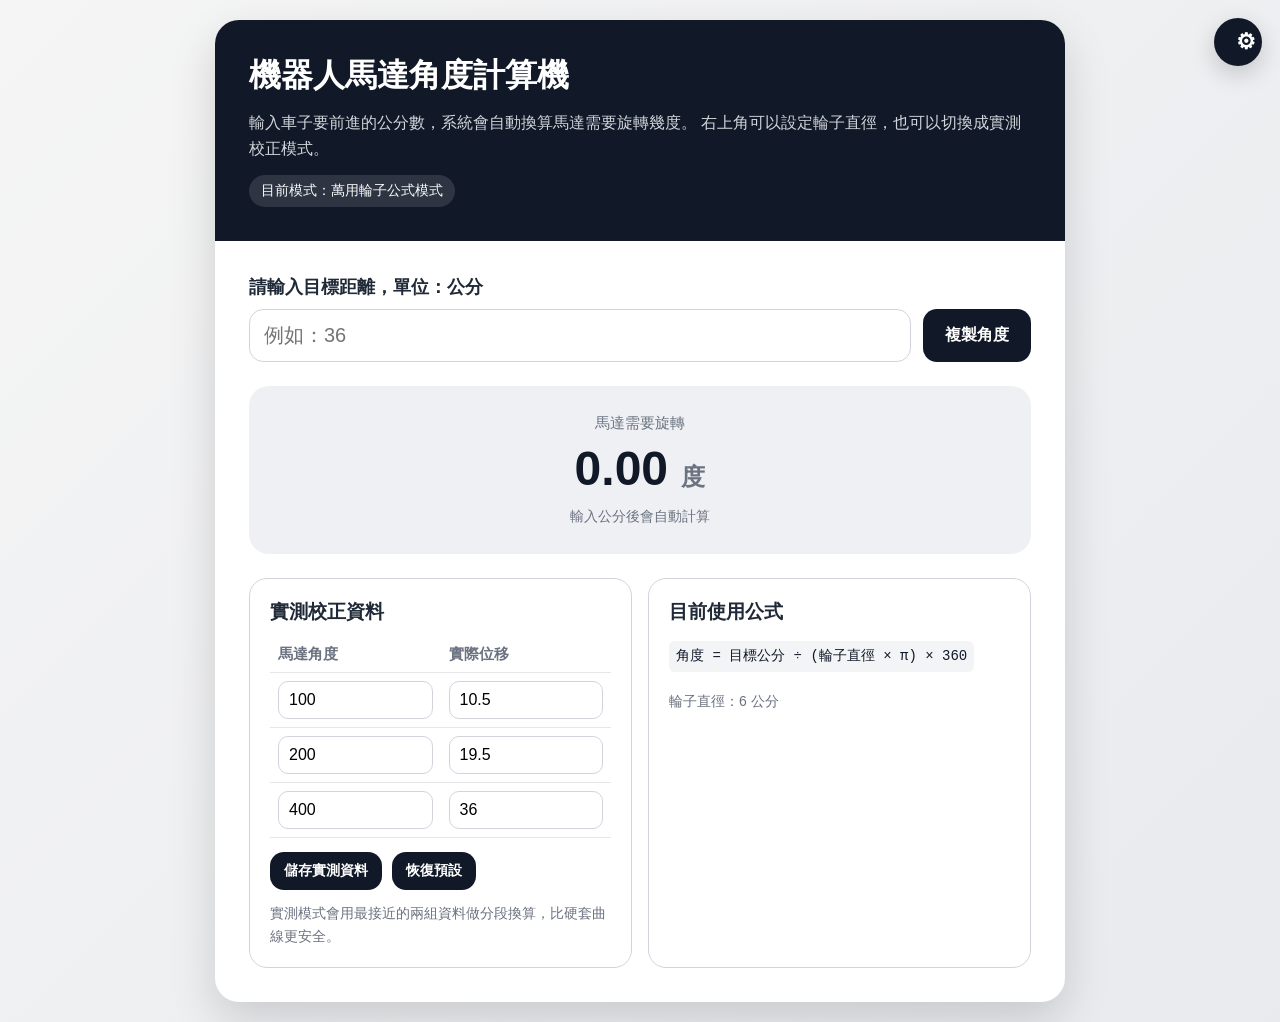
<file: index.html>
<!DOCTYPE html>
<html lang="zh-Hant">
<head>
  <meta charset="UTF-8" />
  <meta name="viewport" content="width=device-width, initial-scale=1.0" />
  <title>機器人馬達角度計算機</title>
  <link rel="stylesheet" href="style.css" />
</head>

<body>
  <button class="settings-btn" id="settingsBtn" title="設定">⚙</button>

  <aside class="settings-panel" id="settingsPanel">
    <h2>設定</h2>

    <div class="setting-group">
      <label for="modeSelect">計算模式</label>
      <select id="modeSelect">
        <option value="physics">萬用輪子公式模式</option>
        <option value="calibration">實測校正模式</option>
      </select>
      <div class="setting-desc">
        萬用模式只需要輪子直徑；實測模式會使用下方的實測資料。
      </div>
    </div>

    <div class="setting-group">
      <label for="wheelDiameterInput">輪子直徑，單位：公分</label>
      <input id="wheelDiameterInput" type="number" step="0.01" min="0.01" value="6" />
      <div class="setting-desc">
        量輪子從左邊到右邊的寬度，不是半徑。
      </div>
    </div>

    <div class="setting-actions">
      <button id="saveSettingsBtn">儲存</button>
      <button id="resetSettingsBtn">重設</button>
    </div>
  </aside>

  <main class="container">
    <section class="header">
      <h1>機器人馬達角度計算機</h1>
      <p>
        輸入車子要前進的公分數，系統會自動換算馬達需要旋轉幾度。
        右上角可以設定輪子直徑，也可以切換成實測校正模式。
      </p>
      <div class="mode-badge" id="modeBadge">目前模式：萬用輪子公式模式</div>
    </section>

    <section class="content">
      <label for="targetCmInput">請輸入目標距離，單位：公分</label>

      <div class="input-row">
        <input id="targetCmInput" type="number" step="0.01" min="0" placeholder="例如：36" />
        <button id="copyDegreesBtn">複製角度</button>
      </div>

      <div class="result">
        <div class="result-title">馬達需要旋轉</div>
        <div class="degree" id="degreeOutput">0.00 <span>度</span></div>
        <div class="note" id="copyNote">輸入公分後會自動計算</div>
        <div class="warning" id="warningBox"></div>
      </div>

      <div class="grid">
        <div class="box">
          <h3>實測校正資料</h3>

          <table>
            <thead>
              <tr>
                <th>馬達角度</th>
                <th>實際位移</th>
              </tr>
            </thead>

            <tbody>
              <tr>
                <td><input class="cal-input angle-input" type="number" step="0.01" value="100" /></td>
                <td><input class="cal-input distance-input" type="number" step="0.01" value="10.5" /></td>
              </tr>

              <tr>
                <td><input class="cal-input angle-input" type="number" step="0.01" value="200" /></td>
                <td><input class="cal-input distance-input" type="number" step="0.01" value="19.5" /></td>
              </tr>

              <tr>
                <td><input class="cal-input angle-input" type="number" step="0.01" value="400" /></td>
                <td><input class="cal-input distance-input" type="number" step="0.01" value="36" /></td>
              </tr>
            </tbody>
          </table>

          <div class="mini-buttons">
            <button id="saveCalibrationBtn">儲存實測資料</button>
            <button id="resetCalibrationBtn">恢復預設</button>
          </div>

          <p class="small-text">
            實測模式會用最接近的兩組資料做分段換算，比硬套曲線更安全。
          </p>
        </div>

        <div class="box">
          <h3>目前使用公式</h3>

          <p class="formula-text">
            <code id="formulaOutput">角度 = 目標公分 ÷ (輪子直徑 × π) × 360</code>
          </p>

          <p id="detailOutput" class="detail-text">
            輪子直徑：6 公分
          </p>
        </div>
      </div>
    </section>
  </main>

  <script src="script.js"></script>
</body>
</html>
</file>
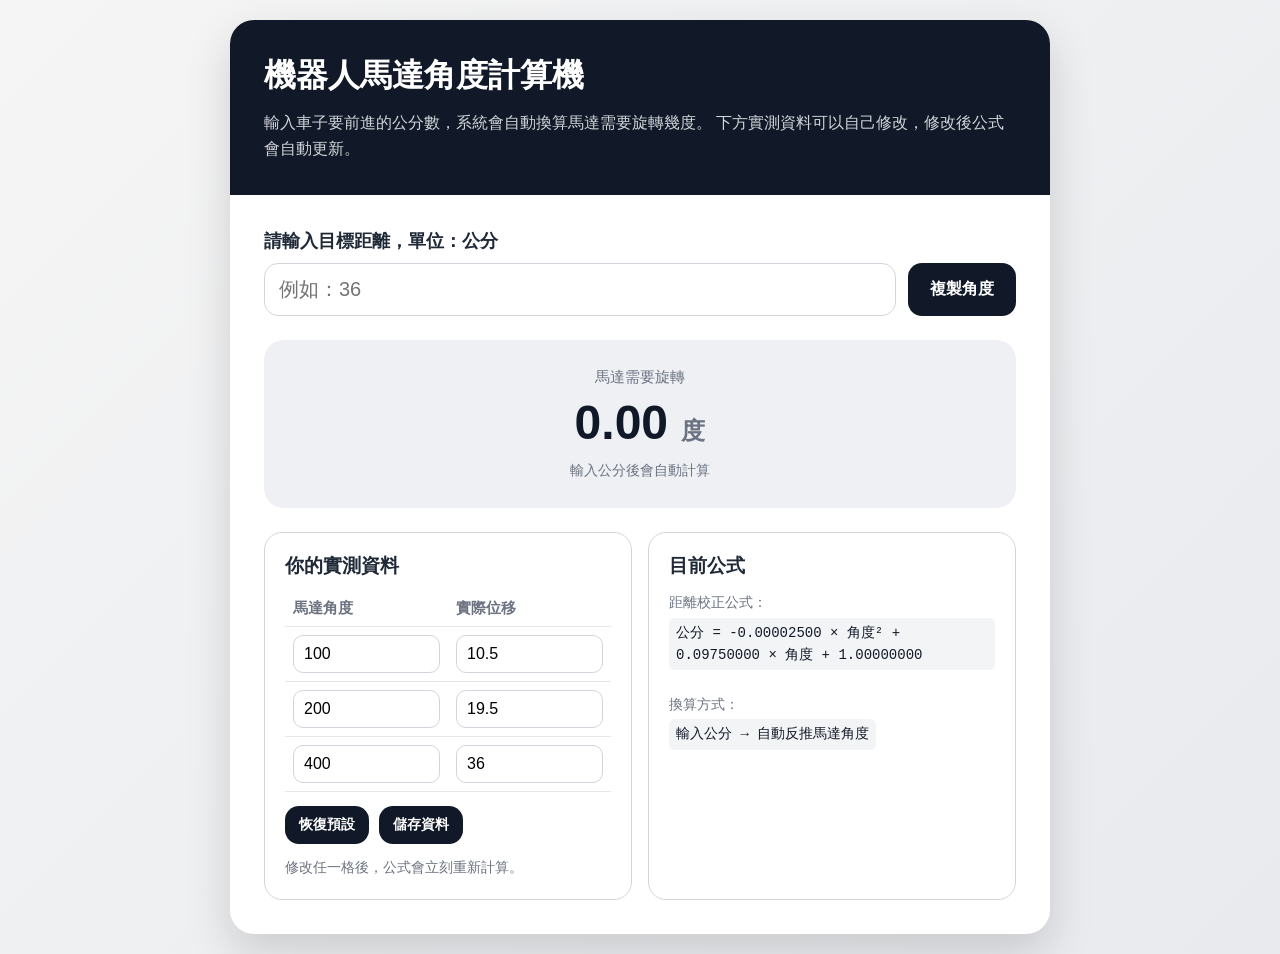
<file: robot_motor_calculator.html>
<!DOCTYPE html>
<html lang="zh-Hant">
<head>
  <meta charset="UTF-8">
  <meta name="viewport" content="width=device-width, initial-scale=1.0">
  <title>機器人馬達角度計算機</title>

  <style>
    * {
      box-sizing: border-box;
    }

    body {
      margin: 0;
      min-height: 100vh;
      font-family: Arial, "Microsoft JhengHei", sans-serif;
      background: linear-gradient(135deg, #f5f5f5, #e8eaee);
      color: #1f2937;
      display: flex;
      justify-content: center;
      align-items: center;
      padding: 20px;
      overflow-x: hidden;
    }

    .container {
      width: 100%;
      max-width: 820px;
      background: white;
      border-radius: 24px;
      box-shadow: 0 18px 45px rgba(0, 0, 0, 0.15);
      overflow: hidden;
      position: relative;
      z-index: 2;
    }

    .header {
      background: #111827;
      color: white;
      padding: 34px;
    }

    .header h1 {
      margin: 0;
      font-size: 32px;
    }

    .header p {
      margin: 12px 0 0;
      color: #d1d5db;
      line-height: 1.6;
    }

    .content {
      padding: 34px;
    }

    label {
      display: block;
      font-size: 18px;
      font-weight: bold;
      margin-bottom: 10px;
    }

    .input-row {
      display: flex;
      gap: 12px;
    }

    input {
      width: 100%;
      padding: 14px;
      font-size: 20px;
      border: 1px solid #d1d5db;
      border-radius: 14px;
      outline: none;
    }

    input:focus {
      border-color: #111827;
      box-shadow: 0 0 0 3px rgba(17, 24, 39, 0.15);
    }

    button {
      padding: 0 22px;
      border: none;
      border-radius: 14px;
      background: #111827;
      color: white;
      font-size: 16px;
      font-weight: bold;
      cursor: pointer;
      white-space: nowrap;
    }

    button:hover {
      opacity: 0.9;
    }

    .result {
      margin-top: 24px;
      padding: 28px;
      background: #eef0f4;
      border-radius: 20px;
      text-align: center;
    }

    .result-title {
      font-size: 15px;
      color: #6b7280;
      margin-bottom: 8px;
    }

    .degree {
      font-size: 48px;
      font-weight: 900;
      color: #111827;
    }

    .degree span {
      font-size: 24px;
      color: #6b7280;
    }

    .note {
      margin-top: 12px;
      font-size: 14px;
      color: #6b7280;
    }

    .warning {
      display: none;
      margin-top: 16px;
      padding: 12px;
      border-radius: 12px;
      background: #fff7ed;
      color: #92400e;
      border: 1px solid #fed7aa;
      line-height: 1.5;
    }

    .grid {
      display: grid;
      grid-template-columns: 1fr 1fr;
      gap: 16px;
      margin-top: 24px;
    }

    .box {
      border: 1px solid #d1d5db;
      border-radius: 18px;
      padding: 20px;
      background: white;
    }

    .box h3 {
      margin: 0 0 12px;
      font-size: 19px;
    }

    .box p {
      margin: 0;
      color: #6b7280;
      line-height: 1.6;
      font-size: 14px;
    }

    code {
      display: inline-block;
      background: #f3f4f6;
      padding: 4px 7px;
      border-radius: 6px;
      color: #111827;
      margin-top: 4px;
      line-height: 1.6;
    }

    table {
      width: 100%;
      border-collapse: collapse;
      font-size: 15px;
    }

    th, td {
      padding: 8px;
      border-bottom: 1px solid #e5e7eb;
      text-align: left;
    }

    th {
      color: #6b7280;
    }

    .cal-input {
      font-size: 16px;
      padding: 9px 10px;
      border-radius: 10px;
    }

    .mini-buttons {
      display: flex;
      gap: 10px;
      margin-top: 14px;
    }

    .mini-buttons button {
      padding: 10px 14px;
      font-size: 14px;
    }

    .formula-text {
      word-break: break-word;
    }

    /* 細版滑鼠尾翼 */
    .mouse-trail {
      position: fixed;
      left: 0;
      top: 0;
      width: 26px;
      height: 3px;
      border-radius: 999px;
      pointer-events: none;
      z-index: 9999;
      background: linear-gradient(
        90deg,
        rgba(17, 24, 39, 0.45),
        rgba(17, 24, 39, 0.18),
        transparent
      );
      transform: translate(-50%, -50%) rotate(var(--angle)) scale(1);
      animation: trailFade 0.45s ease-out forwards;
      filter: blur(0.2px);
    }

    .mouse-dot {
      position: fixed;
      left: 0;
      top: 0;
      width: 3px;
      height: 3px;
      border-radius: 50%;
      pointer-events: none;
      z-index: 10000;
      background: rgba(17, 24, 39, 0.55);
      transform: translate(-50%, -50%);
      animation: dotFade 0.35s ease-out forwards;
    }

    @keyframes trailFade {
      0% {
        opacity: 1;
        transform: translate(-50%, -50%) rotate(var(--angle)) scale(1);
      }

      100% {
        opacity: 0;
        transform: translate(-50%, -50%) rotate(var(--angle)) scale(0.2);
      }
    }

    @keyframes dotFade {
      0% {
        opacity: 1;
        transform: translate(-50%, -50%) scale(1);
      }

      100% {
        opacity: 0;
        transform: translate(-50%, -50%) scale(0.2);
      }
    }

    @media (max-width: 700px) {
      .header,
      .content {
        padding: 24px;
      }

      .header h1 {
        font-size: 25px;
      }

      .input-row {
        flex-direction: column;
      }

      button {
        padding: 14px;
      }

      .degree {
        font-size: 38px;
      }

      .grid {
        grid-template-columns: 1fr;
      }
    }
  </style>
</head>

<body>
  <main class="container">
    <section class="header">
      <h1>機器人馬達角度計算機</h1>
      <p>
        輸入車子要前進的公分數，系統會自動換算馬達需要旋轉幾度。
        下方實測資料可以自己修改，修改後公式會自動更新。
      </p>
    </section>

    <section class="content">
      <label for="cmInput">請輸入目標距離，單位：公分</label>

      <div class="input-row">
        <input id="cmInput" type="number" step="0.01" min="0" placeholder="例如：36">
        <button onclick="copyDegrees()">複製角度</button>
      </div>

      <div class="result">
        <div class="result-title">馬達需要旋轉</div>
        <div class="degree" id="degreeOutput">0.00 <span>度</span></div>
        <div class="note" id="copyNote">輸入公分後會自動計算</div>
        <div class="warning" id="warningBox"></div>
      </div>

      <div class="grid">
        <div class="box">
          <h3>你的實測資料</h3>
          <table>
            <thead>
              <tr>
                <th>馬達角度</th>
                <th>實際位移</th>
              </tr>
            </thead>
            <tbody>
              <tr>
                <td><input class="cal-input angle-input" type="number" step="0.01" value="100"></td>
                <td><input class="cal-input cm-input" type="number" step="0.01" value="10.5"></td>
              </tr>
              <tr>
                <td><input class="cal-input angle-input" type="number" step="0.01" value="200"></td>
                <td><input class="cal-input cm-input" type="number" step="0.01" value="19.5"></td>
              </tr>
              <tr>
                <td><input class="cal-input angle-input" type="number" step="0.01" value="400"></td>
                <td><input class="cal-input cm-input" type="number" step="0.01" value="36"></td>
              </tr>
            </tbody>
          </table>

          <div class="mini-buttons">
            <button onclick="resetCalibration()">恢復預設</button>
            <button onclick="saveCalibration()">儲存資料</button>
          </div>

          <p style="margin-top: 12px;">
            修改任一格後，公式會立刻重新計算。
          </p>
        </div>

        <div class="box">
          <h3>目前公式</h3>
          <p class="formula-text">
            距離校正公式：<br>
            <code id="formulaOutput">公分 = ...</code>
            <br><br>
            換算方式：<br>
            <code>輸入公分 → 自動反推馬達角度</code>
          </p>
        </div>
      </div>
    </section>
  </main>

  <script>
    const cmInput = document.getElementById("cmInput");
    const degreeOutput = document.getElementById("degreeOutput");
    const warningBox = document.getElementById("warningBox");
    const copyNote = document.getElementById("copyNote");
    const formulaOutput = document.getElementById("formulaOutput");

    const angleInputs = document.querySelectorAll(".angle-input");
    const cmInputs = document.querySelectorAll(".cm-input");

    let latestDegrees = 0;
    let coefficientA = -0.000025;
    let coefficientB = 0.0975;
    let coefficientC = 1;

    function getCalibrationPoints() {
      const points = [];

      for (let i = 0; i < 3; i++) {
        const angle = parseFloat(angleInputs[i].value);
        const cm = parseFloat(cmInputs[i].value);

        if (Number.isNaN(angle) || Number.isNaN(cm)) {
          return null;
        }

        points.push({
          angle: angle,
          cm: cm
        });
      }

      return points;
    }

    function calculateQuadraticFormula() {
      const points = getCalibrationPoints();

      if (points === null) {
        formulaOutput.textContent = "資料不完整，請確認每格都有數字";
        return false;
      }

      const x1 = points[0].angle;
      const y1 = points[0].cm;
      const x2 = points[1].angle;
      const y2 = points[1].cm;
      const x3 = points[2].angle;
      const y3 = points[2].cm;

      if (x1 === x2 || x1 === x3 || x2 === x3) {
        formulaOutput.textContent = "三組馬達角度不能一樣";
        return false;
      }

      const denominator = (x1 - x2) * (x1 - x3) * (x2 - x3);

      coefficientA = (
        x3 * (y2 - y1) +
        x2 * (y1 - y3) +
        x1 * (y3 - y2)
      ) / denominator;

      coefficientB = (
        x3 * x3 * (y1 - y2) +
        x2 * x2 * (y3 - y1) +
        x1 * x1 * (y2 - y3)
      ) / denominator;

      coefficientC = (
        x2 * x3 * (x2 - x3) * y1 +
        x3 * x1 * (x3 - x1) * y2 +
        x1 * x2 * (x1 - x2) * y3
      ) / denominator;

      formulaOutput.textContent =
        "公分 = " +
        coefficientA.toFixed(8) +
        " × 角度² + " +
        coefficientB.toFixed(8) +
        " × 角度 + " +
        coefficientC.toFixed(8);

      return true;
    }

    function calculateDegrees(targetCm) {
      if (targetCm <= 0) {
        return 0;
      }

      const success = calculateQuadraticFormula();

      if (!success) {
        return NaN;
      }

      const a = coefficientA;
      const b = coefficientB;
      const c = coefficientC - targetCm;

      if (Math.abs(a) < 0.000000001) {
        if (Math.abs(b) < 0.000000001) {
          return NaN;
        }

        return -c / b;
      }

      const discriminant = b * b - 4 * a * c;

      if (discriminant < 0) {
        return NaN;
      }

      const root1 = (-b + Math.sqrt(discriminant)) / (2 * a);
      const root2 = (-b - Math.sqrt(discriminant)) / (2 * a);

      const points = getCalibrationPoints();
      const angles = points.map(p => p.angle);
      const minAngle = Math.min(...angles);
      const maxAngle = Math.max(...angles);

      const candidates = [root1, root2].filter(value => value >= 0 && Number.isFinite(value));

      if (candidates.length === 0) {
        return NaN;
      }

      const insideCandidates = candidates.filter(value => value >= minAngle && value <= maxAngle);

      if (insideCandidates.length > 0) {
        return insideCandidates[0];
      }

      let best = candidates[0];
      let bestDistance = Infinity;

      for (const value of candidates) {
        let distance;

        if (value < minAngle) {
          distance = minAngle - value;
        } else if (value > maxAngle) {
          distance = value - maxAngle;
        } else {
          distance = 0;
        }

        if (distance < bestDistance) {
          bestDistance = distance;
          best = value;
        }
      }

      return best;
    }

    function updateCalculator() {
      const targetCm = parseFloat(cmInput.value);

      warningBox.style.display = "none";
      warningBox.textContent = "";

      calculateQuadraticFormula();

      if (Number.isNaN(targetCm)) {
        latestDegrees = 0;
        degreeOutput.innerHTML = `0.00 <span>度</span>`;
        copyNote.textContent = "輸入公分後會自動計算";
        return;
      }

      const degrees = calculateDegrees(targetCm);
      latestDegrees = degrees;

      if (Number.isNaN(degrees)) {
        degreeOutput.innerHTML = `無效 <span>數值</span>`;
        copyNote.textContent = "目前資料無法換算這個距離";
        warningBox.style.display = "block";
        warningBox.textContent = "請確認三組實測資料都正確，而且馬達角度不要重複。";
        return;
      }

      degreeOutput.innerHTML = `${degrees.toFixed(2)} <span>度</span>`;
      copyNote.textContent = `建議輸入機器人的整數角度：${Math.round(degrees)} 度`;

      const points = getCalibrationPoints();

      if (points !== null) {
        const distances = points.map(p => p.cm);
        const minCm = Math.min(...distances);
        const maxCm = Math.max(...distances);

        if (targetCm < minCm || targetCm > maxCm) {
          warningBox.style.display = "block";
          warningBox.textContent =
            "提醒：這個距離超出你目前實測的 " +
            minCm +
            "～" +
            maxCm +
            " 公分範圍，所以結果是估算值。如果要更準，建議多測幾組距離。";
        }
      }
    }

    async function copyDegrees() {
      if (Number.isNaN(latestDegrees)) {
        return;
      }

      const roundedDegrees = Math.round(latestDegrees).toString();

      try {
        await navigator.clipboard.writeText(roundedDegrees);
        copyNote.textContent = `已複製：${roundedDegrees} 度`;
      } catch (error) {
        copyNote.textContent = `複製失敗，請手動輸入：${roundedDegrees} 度`;
      }
    }

    function saveCalibration() {
      const points = getCalibrationPoints();

      if (points === null) {
        copyNote.textContent = "儲存失敗：請確認每格都有數字";
        return;
      }

      localStorage.setItem("robotCalibrationPoints", JSON.stringify(points));
      copyNote.textContent = "已儲存實測資料";
    }

    function loadCalibration() {
      const saved = localStorage.getItem("robotCalibrationPoints");

      if (!saved) {
        return;
      }

      try {
        const points = JSON.parse(saved);

        for (let i = 0; i < 3; i++) {
          angleInputs[i].value = points[i].angle;
          cmInputs[i].value = points[i].cm;
        }
      } catch (error) {
        localStorage.removeItem("robotCalibrationPoints");
      }
    }

    function resetCalibration() {
      angleInputs[0].value = 100;
      cmInputs[0].value = 10.5;

      angleInputs[1].value = 200;
      cmInputs[1].value = 19.5;

      angleInputs[2].value = 400;
      cmInputs[2].value = 36;

      localStorage.removeItem("robotCalibrationPoints");
      updateCalculator();
      copyNote.textContent = "已恢復預設資料";
    }

    cmInput.addEventListener("input", updateCalculator);

    for (const input of angleInputs) {
      input.addEventListener("input", updateCalculator);
    }

    for (const input of cmInputs) {
      input.addEventListener("input", updateCalculator);
    }

    loadCalibration();
    updateCalculator();

    /* 細版滑鼠尾翼程式 */
    let lastMouseX = null;
    let lastMouseY = null;
    let trailTimer = 0;

    document.addEventListener("mousemove", function(event) {
      const now = Date.now();

      if (now - trailTimer < 12) {
        return;
      }

      trailTimer = now;

      const x = event.clientX;
      const y = event.clientY;

      let angle = 0;

      if (lastMouseX !== null && lastMouseY !== null) {
        const dx = x - lastMouseX;
        const dy = y - lastMouseY;
        angle = Math.atan2(dy, dx) * 180 / Math.PI;
      }

      lastMouseX = x;
      lastMouseY = y;

      const trail = document.createElement("div");
      trail.className = "mouse-trail";
      trail.style.left = x + "px";
      trail.style.top = y + "px";
      trail.style.setProperty("--angle", angle + "deg");

      const dot = document.createElement("div");
      dot.className = "mouse-dot";
      dot.style.left = x + "px";
      dot.style.top = y + "px";

      document.body.appendChild(trail);
      document.body.appendChild(dot);

      setTimeout(function() {
        trail.remove();
        dot.remove();
      }, 500);
    });
  </script>
</body>
</html>
</file>
<file: style.css>
* {
  box-sizing: border-box;
}

body {
  margin: 0;
  min-height: 100vh;
  font-family: Arial, "Microsoft JhengHei", sans-serif;
  background: linear-gradient(135deg, #f5f5f5, #e8eaee);
  color: #1f2937;
  display: flex;
  justify-content: center;
  align-items: center;
  padding: 20px;
  overflow-x: hidden;
}

.settings-btn {
  position: fixed;
  top: 18px;
  right: 18px;
  z-index: 60;
  width: 48px;
  height: 48px;
  border: none;
  border-radius: 50%;
  background: #111827;
  color: white;
  font-size: 22px;
  cursor: pointer;
  box-shadow: 0 8px 25px rgba(0, 0, 0, 0.18);
}

.settings-panel {
  position: fixed;
  top: 78px;
  right: 18px;
  width: 360px;
  max-width: calc(100vw - 36px);
  background: white;
  border-radius: 22px;
  box-shadow: 0 18px 50px rgba(0, 0, 0, 0.22);
  padding: 22px;
  z-index: 59;
  display: none;
  border: 1px solid #d1d5db;
}

.settings-panel.show {
  display: block;
}

.settings-panel h2 {
  margin: 0 0 16px;
  font-size: 22px;
}

.setting-group {
  margin-bottom: 16px;
}

.setting-group label {
  font-size: 14px;
  margin-bottom: 7px;
  color: #374151;
}

.setting-group input,
.setting-group select {
  width: 100%;
  padding: 11px 12px;
  font-size: 15px;
  border: 1px solid #d1d5db;
  border-radius: 12px;
  outline: none;
}

.setting-group input:focus,
.setting-group select:focus {
  border-color: #111827;
  box-shadow: 0 0 0 3px rgba(17, 24, 39, 0.12);
}

.setting-desc {
  margin-top: 6px;
  font-size: 12px;
  color: #6b7280;
  line-height: 1.45;
}

.setting-actions {
  display: flex;
  gap: 10px;
  margin-top: 18px;
}

.setting-actions button {
  flex: 1;
  padding: 12px;
  border-radius: 12px;
}

.container {
  width: 100%;
  max-width: 850px;
  background: white;
  border-radius: 24px;
  box-shadow: 0 18px 45px rgba(0, 0, 0, 0.15);
  overflow: hidden;
  position: relative;
  z-index: 2;
}

.header {
  background: #111827;
  color: white;
  padding: 34px;
}

.header h1 {
  margin: 0;
  font-size: 32px;
}

.header p {
  margin: 12px 0 0;
  color: #d1d5db;
  line-height: 1.6;
}

.mode-badge {
  display: inline-block;
  margin-top: 14px;
  padding: 7px 12px;
  border-radius: 999px;
  background: rgba(255, 255, 255, 0.12);
  color: #f9fafb;
  font-size: 14px;
}

.content {
  padding: 34px;
}

label {
  display: block;
  font-size: 18px;
  font-weight: bold;
  margin-bottom: 10px;
}

.input-row {
  display: flex;
  gap: 12px;
}

input {
  width: 100%;
  padding: 14px;
  font-size: 20px;
  border: 1px solid #d1d5db;
  border-radius: 14px;
  outline: none;
}

input:focus {
  border-color: #111827;
  box-shadow: 0 0 0 3px rgba(17, 24, 39, 0.15);
}

button {
  padding: 0 22px;
  border: none;
  border-radius: 14px;
  background: #111827;
  color: white;
  font-size: 16px;
  font-weight: bold;
  cursor: pointer;
  white-space: nowrap;
}

button:hover {
  opacity: 0.9;
}

.result {
  margin-top: 24px;
  padding: 28px;
  background: #eef0f4;
  border-radius: 20px;
  text-align: center;
}

.result-title {
  font-size: 15px;
  color: #6b7280;
  margin-bottom: 8px;
}

.degree {
  font-size: 48px;
  font-weight: 900;
  color: #111827;
}

.degree span {
  font-size: 24px;
  color: #6b7280;
}

.note {
  margin-top: 12px;
  font-size: 14px;
  color: #6b7280;
}

.warning {
  display: none;
  margin-top: 16px;
  padding: 12px;
  border-radius: 12px;
  background: #fff7ed;
  color: #92400e;
  border: 1px solid #fed7aa;
  line-height: 1.5;
}

.grid {
  display: grid;
  grid-template-columns: 1fr 1fr;
  gap: 16px;
  margin-top: 24px;
}

.box {
  border: 1px solid #d1d5db;
  border-radius: 18px;
  padding: 20px;
  background: white;
}

.box h3 {
  margin: 0 0 12px;
  font-size: 19px;
}

.box p {
  margin: 0;
  color: #6b7280;
  line-height: 1.6;
  font-size: 14px;
}

code {
  display: inline-block;
  background: #f3f4f6;
  padding: 4px 7px;
  border-radius: 6px;
  color: #111827;
  margin-top: 4px;
  line-height: 1.6;
}

table {
  width: 100%;
  border-collapse: collapse;
  font-size: 15px;
}

th,
td {
  padding: 8px;
  border-bottom: 1px solid #e5e7eb;
  text-align: left;
}

th {
  color: #6b7280;
}

.cal-input {
  font-size: 16px;
  padding: 9px 10px;
  border-radius: 10px;
}

.mini-buttons {
  display: flex;
  gap: 10px;
  margin-top: 14px;
  flex-wrap: wrap;
}

.mini-buttons button {
  padding: 10px 14px;
  font-size: 14px;
}

.small-text {
  margin-top: 12px !important;
}

.formula-text {
  word-break: break-word;
}

.detail-text {
  margin-top: 18px !important;
}

.mouse-trail {
  position: fixed;
  left: 0;
  top: 0;
  width: 26px;
  height: 3px;
  border-radius: 999px;
  pointer-events: none;
  z-index: 9999;
  background: linear-gradient(
    90deg,
    rgba(17, 24, 39, 0.45),
    rgba(17, 24, 39, 0.18),
    transparent
  );
  transform: translate(-50%, -50%) rotate(var(--angle)) scale(1);
  animation: trailFade 0.45s ease-out forwards;
  filter: blur(0.2px);
}

.mouse-dot {
  position: fixed;
  left: 0;
  top: 0;
  width: 3px;
  height: 3px;
  border-radius: 50%;
  pointer-events: none;
  z-index: 10000;
  background: rgba(17, 24, 39, 0.55);
  transform: translate(-50%, -50%);
  animation: dotFade 0.35s ease-out forwards;
}

@keyframes trailFade {
  0% {
    opacity: 1;
    transform: translate(-50%, -50%) rotate(var(--angle)) scale(1);
  }

  100% {
    opacity: 0;
    transform: translate(-50%, -50%) rotate(var(--angle)) scale(0.2);
  }
}

@keyframes dotFade {
  0% {
    opacity: 1;
    transform: translate(-50%, -50%) scale(1);
  }

  100% {
    opacity: 0;
    transform: translate(-50%, -50%) scale(0.2);
  }
}

@media (max-width: 700px) {
  .header,
  .content {
    padding: 24px;
  }

  .header h1 {
    font-size: 25px;
  }

  .input-row {
    flex-direction: column;
  }

  button {
    padding: 14px;
  }

  .degree {
    font-size: 38px;
  }

  .grid {
    grid-template-columns: 1fr;
  }

  .settings-btn {
    top: 12px;
    right: 12px;
  }

  .settings-panel {
    top: 70px;
    right: 12px;
  }
}
</file>
